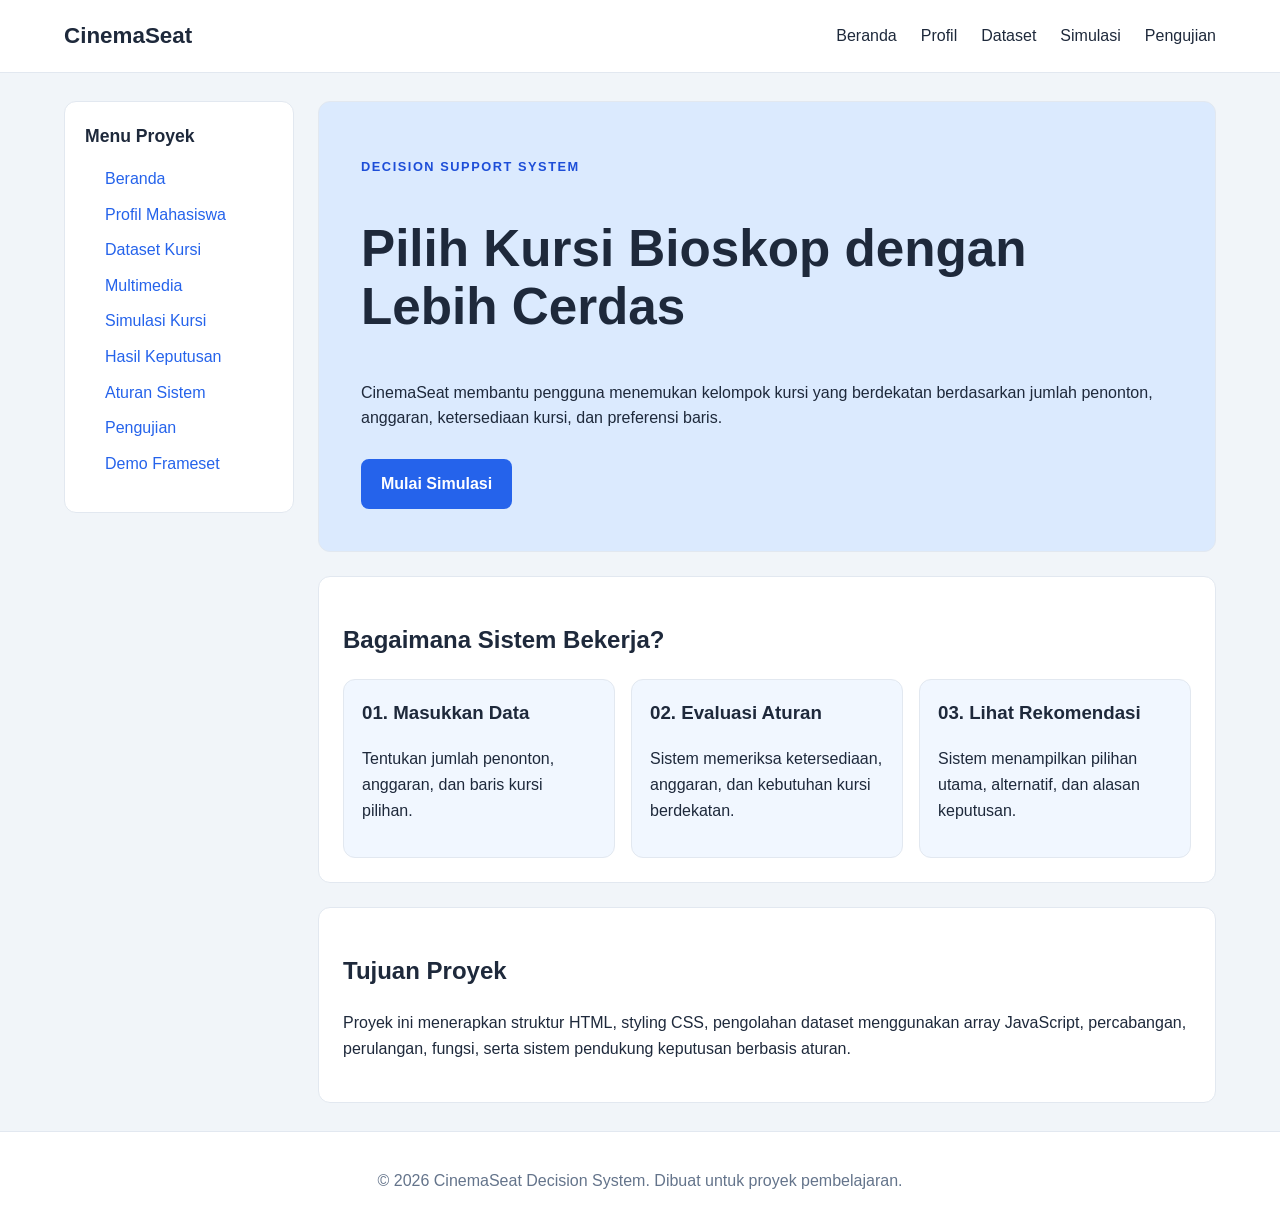
<file: index.html>
<!DOCTYPE html>
<html lang="id">
<head>
    <meta charset="UTF-8">
    <meta name="viewport" content="width=device-width, initial-scale=1.0">
    <meta name="description" content="Simulasi pengambilan keputusan pemilihan kursi bioskop.">
    <title>CinemaSeat | Sistem Keputusan Kursi Bioskop</title>

    <link rel="stylesheet" href="css/style.css">
</head>
<body>
    <header class="site-header">
        <a class="brand" href="index.html">
            CinemaSeat
        </a>

        <nav aria-label="Navigasi utama">
            <a href="index.html">Beranda</a>
            <a href="profil.html">Profil</a>
            <a href="katalog.html">Dataset</a>
            <a href="simulasi.html">Simulasi</a>
            <a href="demo.html">Pengujian</a>
        </nav>
    </header>

    <div class="page-layout">
        <aside class="sidebar">
            <h2>Menu Proyek</h2>
            <ul>
                <li><a href="index.html">Beranda</a></li>
                <li><a href="profil.html">Profil Mahasiswa</a></li>
                <li><a href="katalog.html">Dataset Kursi</a></li>
                <li><a href="multimedia.html">Multimedia</a></li>
                <li><a href="simulasi.html">Simulasi Kursi</a></li>
                <li><a href="hasil.html">Hasil Keputusan</a></li>
                <li><a href="tentang.html">Aturan Sistem</a></li>
                <li><a href="demo.html">Pengujian</a></li>
                <li><a href="frameset-demo.html">Demo Frameset</a></li>
            </ul>
        </aside>

        <main class="content">
            <section class="hero">
                <p class="eyebrow">DECISION SUPPORT SYSTEM</p>

                <h1>Pilih Kursi Bioskop dengan Lebih Cerdas</h1>

                <p>
                    CinemaSeat membantu pengguna menemukan kelompok kursi
                    yang berdekatan berdasarkan jumlah penonton, anggaran,
                    ketersediaan kursi, dan preferensi baris.
                </p>

                <a class="button" href="simulasi.html">
                    Mulai Simulasi
                </a>
            </section>

            <section class="info-section">
                <h2>Bagaimana Sistem Bekerja?</h2>

                <div class="feature-grid">
                    <article class="feature-card">
                        <h3>01. Masukkan Data</h3>
                        <p>
                            Tentukan jumlah penonton, anggaran,
                            dan baris kursi pilihan.
                        </p>
                    </article>

                    <article class="feature-card">
                        <h3>02. Evaluasi Aturan</h3>
                        <p>
                            Sistem memeriksa ketersediaan, anggaran,
                            dan kebutuhan kursi berdekatan.
                        </p>
                    </article>

                    <article class="feature-card">
                        <h3>03. Lihat Rekomendasi</h3>
                        <p>
                            Sistem menampilkan pilihan utama,
                            alternatif, dan alasan keputusan.
                        </p>
                    </article>
                </div>
            </section>

            <section class="info-section">
                <h2>Tujuan Proyek</h2>
                <p>
                    Proyek ini menerapkan struktur HTML, styling CSS,
                    pengolahan dataset menggunakan array JavaScript,
                    percabangan, perulangan, fungsi, serta sistem
                    pendukung keputusan berbasis aturan.
                </p>
            </section>
        </main>
    </div>

    <footer class="site-footer">
        <p>
            &copy; 2026 CinemaSeat Decision System.
            Dibuat untuk proyek pembelajaran.
        </p>
    </footer>
</body>
</html>
</file>
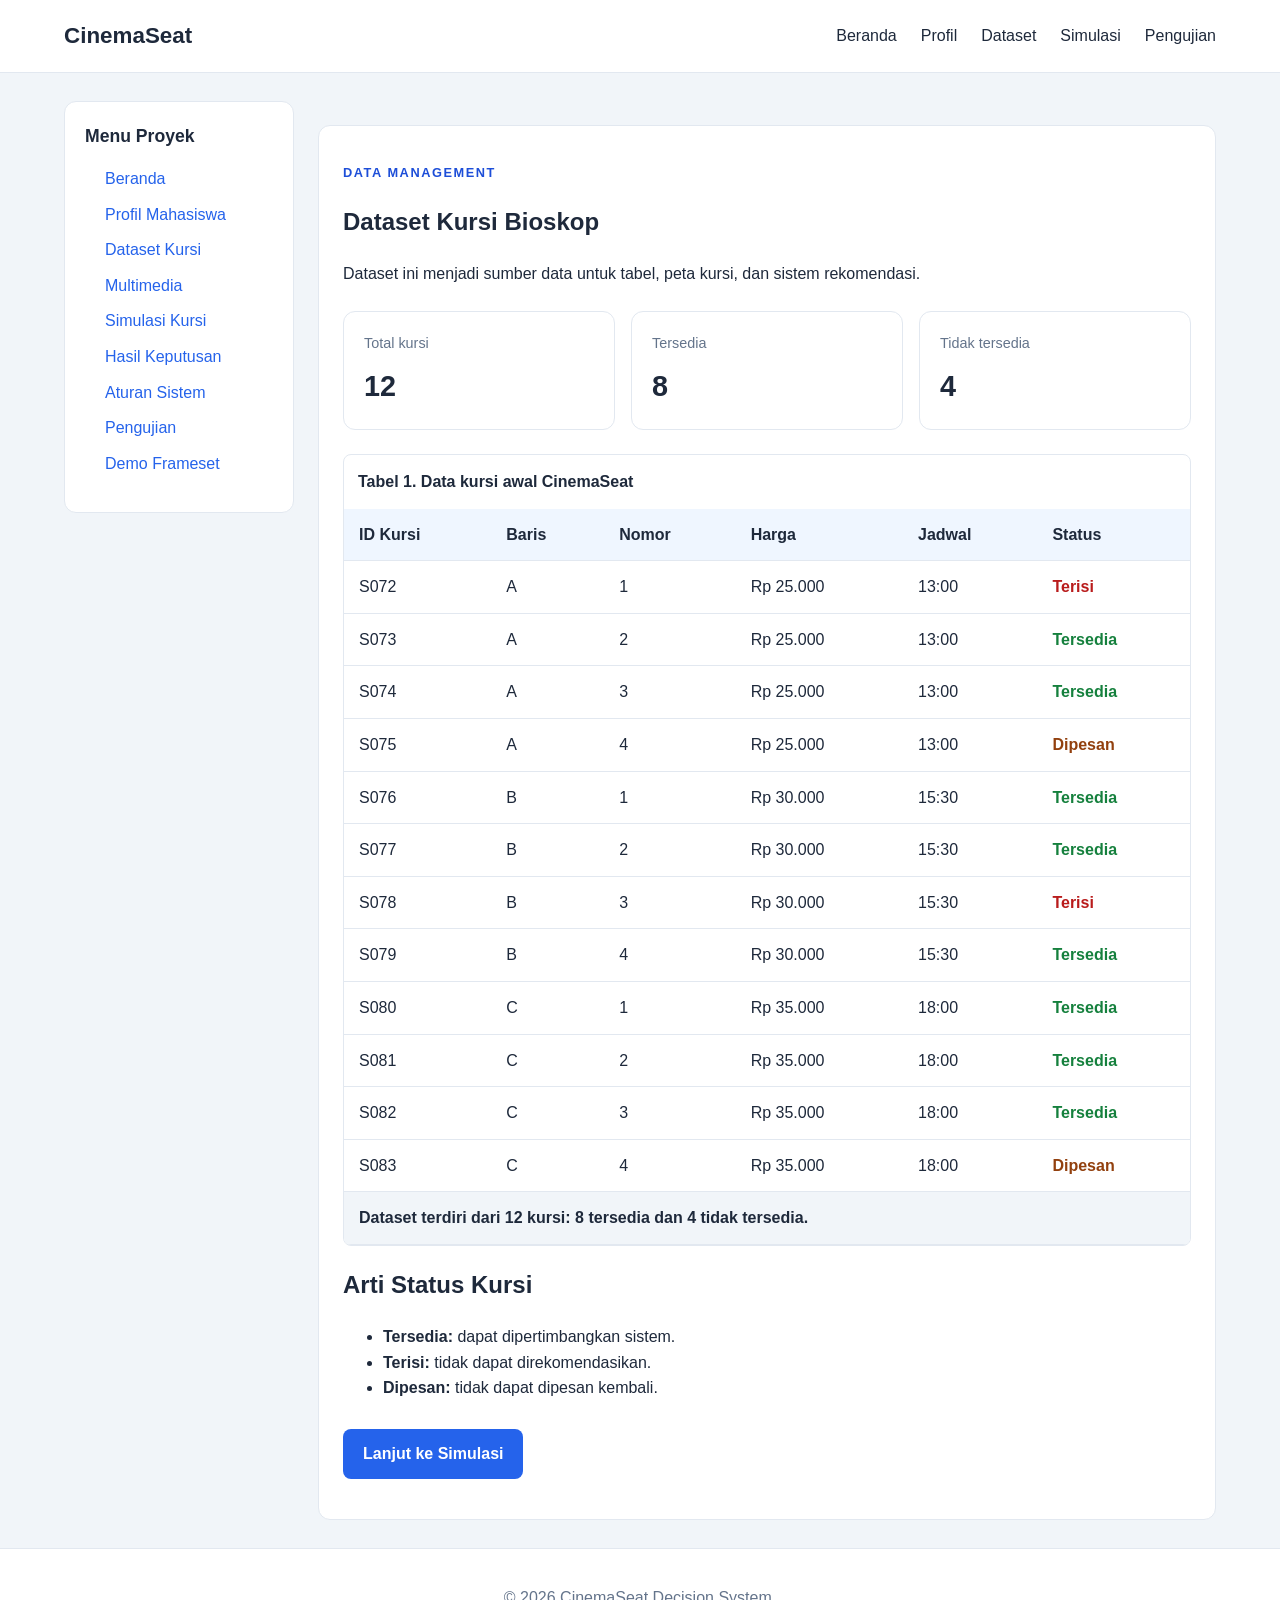
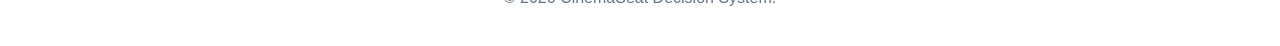
<file: katalog.html>
<!DOCTYPE html>
<html lang="id">
<head>
    <meta charset="UTF-8">
    <meta name="viewport" content="width=device-width, initial-scale=1.0">
    <title>Dataset Kursi | CinemaSeat</title>
    <link rel="stylesheet" href="css/style.css">
</head>
<body>
    <header class="site-header">
        <a class="brand" href="index.html">CinemaSeat</a>
        <nav aria-label="Navigasi utama">
            <a href="index.html">Beranda</a>
            <a href="profil.html">Profil</a>
            <a href="katalog.html">Dataset</a>
            <a href="simulasi.html">Simulasi</a>
            <a href="demo.html">Pengujian</a>
        </nav>
    </header>

    <div class="page-layout">
        <aside class="sidebar">
            <h2>Menu Proyek</h2>
            <ul>
                <li><a href="index.html">Beranda</a></li>
                <li><a href="profil.html">Profil Mahasiswa</a></li>
                <li><a href="katalog.html">Dataset Kursi</a></li>
                <li><a href="multimedia.html">Multimedia</a></li>
                <li><a href="simulasi.html">Simulasi Kursi</a></li>
                <li><a href="hasil.html">Hasil Keputusan</a></li>
                <li><a href="tentang.html">Aturan Sistem</a></li>
                <li><a href="demo.html">Pengujian</a></li>
                <li><a href="frameset-demo.html">Demo Frameset</a></li>
            </ul>
        </aside>

        <main class="content">
            <section class="info-section">
                <p class="eyebrow">DATA MANAGEMENT</p>
                <h1>Dataset Kursi Bioskop</h1>
                <p>
                    Dataset ini menjadi sumber data untuk tabel,
                    peta kursi, dan sistem rekomendasi.
                </p>

                <div class="stats-grid">
                    <article class="stat-card">
                        <span>Total kursi</span>
                        <strong id="totalSeats">0</strong>
                    </article>
                    <article class="stat-card">
                        <span>Tersedia</span>
                        <strong id="availableSeats">0</strong>
                    </article>
                    <article class="stat-card">
                        <span>Tidak tersedia</span>
                        <strong id="unavailableSeats">0</strong>
                    </article>
                </div>

                <div class="table-wrapper">
                    <table>
                        <caption>
                            Tabel 1. Data kursi awal CinemaSeat
                        </caption>
                        <thead>
                            <tr>
                                <th scope="col">ID Kursi</th>
                                <th scope="col">Baris</th>
                                <th scope="col">Nomor</th>
                                <th scope="col">Harga</th>
                                <th scope="col">Jadwal</th>
                                <th scope="col">Status</th>
                            </tr>
                        </thead>
                        <tbody id="seatTableBody">
                            <tr>
                                <td colspan="6">Memuat dataset...</td>
                            </tr>
                        </tbody>
                        <tfoot>
                            <tr>
                                <td colspan="6" id="tableSummary">
                                    Ringkasan dataset akan ditampilkan di sini.
                                </td>
                            </tr>
                        </tfoot>
                    </table>
                </div>

                <h2>Arti Status Kursi</h2>
                <ul>
                    <li><strong>Tersedia:</strong> dapat dipertimbangkan sistem.</li>
                    <li><strong>Terisi:</strong> tidak dapat direkomendasikan.</li>
                    <li><strong>Dipesan:</strong> tidak dapat dipesan kembali.</li>
                </ul>

                <p>
                    <a class="button" href="simulasi.html">
                        Lanjut ke Simulasi
                    </a>
                </p>
            </section>
        </main>
    </div>

    <footer class="site-footer">
        <p>&copy; 2026 CinemaSeat Decision System.</p>
    </footer>

    <script src="js/data.js"></script>
    <script src="js/app.js"></script>
</body>
</html>
</file>
<file: css/style.css>
* {
    box-sizing: border-box;
}

:root {
    --primary: #2563eb;
    --primary-dark: #1d4ed8;
    --background: #f1f5f9;
    --surface: #ffffff;
    --text: #1e293b;
    --muted: #64748b;
    --border: #e2e8f0;
}

body {
    margin: 0;
    font-family: Arial, Helvetica, sans-serif;
    color: var(--text);
    background: var(--background);
    line-height: 1.6;
}

a {
    color: var(--primary);
    text-decoration: none;
}

a:hover {
    text-decoration: underline;
}

.site-header {
    display: flex;
    justify-content: space-between;
    align-items: center;
    gap: 26px;
    padding: 18px 5%;
    background: var(--surface);
    border-bottom: 1px solid var(--border);
}

.brand {
    font-size: 1.4rem;
    font-weight: bold;
    color: var(--text);
}

.site-header nav {
    display: flex;
    flex-wrap: wrap;
    gap: 24px;
}

.site-header nav a {
    color: var(--text);
}

/* Layout utama */
.page-layout {
    display: flex;
    align-items: flex-start;
    gap: 24px;
    max-width: 1440px;
    margin: 0 auto;
    padding: 28px 5%;
}

.sidebar {
    flex: 0 0 230px;
    padding: 20px;
    background: var(--surface);
    border: 1px solid var(--border);
    border-radius: 12px;
}

.sidebar h2 {
    margin-top: 0;
    font-size: 1.1rem;
}

.sidebar ul {
    padding-left: 20px;
}

.sidebar li {
    margin-bottom: 10px;
    list-style: none;
}

/* Konten */
.content {
    flex: 1;
    min-width: 0;
}

.hero,
.info-section,
.feature-card {
    background: var(--surface);
    border: 1px solid var(--border);
    border-radius: 12px;
}

.hero {
    padding: 42px;
    background: #dbeafe;
}

.hero h1 {
    max-width: 700px;
    font-size: clamp(2rem, 4vw, 3.3rem);
    line-height: 1.15;
}

.eyebrow {
    color: var(--primary-dark);
    font-size: 0.8rem;
    font-weight: bold;
    letter-spacing: 0.12em;
}

.button {
    display: inline-block;
    padding: 12px 20px;
    margin-top: 12px;
    color: white;
    background: var(--primary);
    border-radius: 8px;
    font-weight: bold;
}

.button:hover {
    background: var(--primary-dark);
    text-decoration: none;
}

.info-section {
    padding: 24px;
    margin-top: 24px;
}

.feature-grid {
    display: grid;
    grid-template-columns: repeat(3, minmax(0, 1fr));
    gap: 16px;
}

.feature-card {
    padding: 18px;
    background: #f1f7ff;
    transition: all 0.2s ease-in-out;
}

.feature-card:hover{
    transform: scale(1.02)
}

.feature-card h3 {
    margin-top: 0;
}

/* Footer */
.site-footer {
    padding: 20px 5%;
    color: var(--muted);
    text-align: center;
    border-top: 1px solid var(--border);
    background: var(--surface);
}

/* Tampilan ponsel */
@media (max-width: 800px) {
    .site-header {
        align-items: flex-start;
        flex-direction: column;
    }

    .page-layout {
        flex-direction: column;
    }

    .sidebar {
        width: 100%;
        flex-basis: auto;
    }

    .sidebar ul {
        display: grid;
        grid-template-columns: repeat(2, minmax(0, 1fr));
        gap: 8px;
    }

    .feature-grid {
        grid-template-columns: 1fr;
    }

    .hero {
        padding: 24px;
    }
}


/* Statistik dataset */
.stats-grid {
    display: grid;
    grid-template-columns: repeat(3, minmax(0, 1fr));
    gap: 16px;
    margin: 24px 0;
}

.stat-card {
    display: flex;
    flex-direction: column;
    gap: 8px;
    padding: 20px;
    background: #ffffff;
    border: 1px solid #e2e8f0;
    border-radius: 12px;
}

.stat-card span {
    color: #64748b;
    font-size: 0.9rem;
}

.stat-card strong {
    font-size: 1.8rem;
}

/* Tabel dataset */
.table-wrapper {
    width: 100%;
    overflow-x: auto;
    margin: 20px 0;
    border: 1px solid #e2e8f0;
    border-radius: 8px;
    background: #ffffff;
}

table {
    width: 100%;
    min-width: 650px;
    border-collapse: collapse;
}

caption {
    padding: 14px;
    font-weight: bold;
    text-align: left;
}

th,
td {
    padding: 13px 15px;
    text-align: left;
    border-bottom: 1px solid #e2e8f0;
}

th {
    color: #1e293b;
    background: #eff6ff;
}

tbody tr:hover {
    background: #f8fafc;
}

tfoot td {
    font-weight: bold;
    background: #f1f5f9;
}

.status {
    font-weight: bold;
    white-space: nowrap;
}

.status-available {
    color: #15803d;
}

.status-occupied {
    color: #b91c1c;
}

.status-booked {
    color: #92400e;
}

@media (max-width: 600px) {
    .stats-grid {
        grid-template-columns: 1fr;
    }
}
</file>
